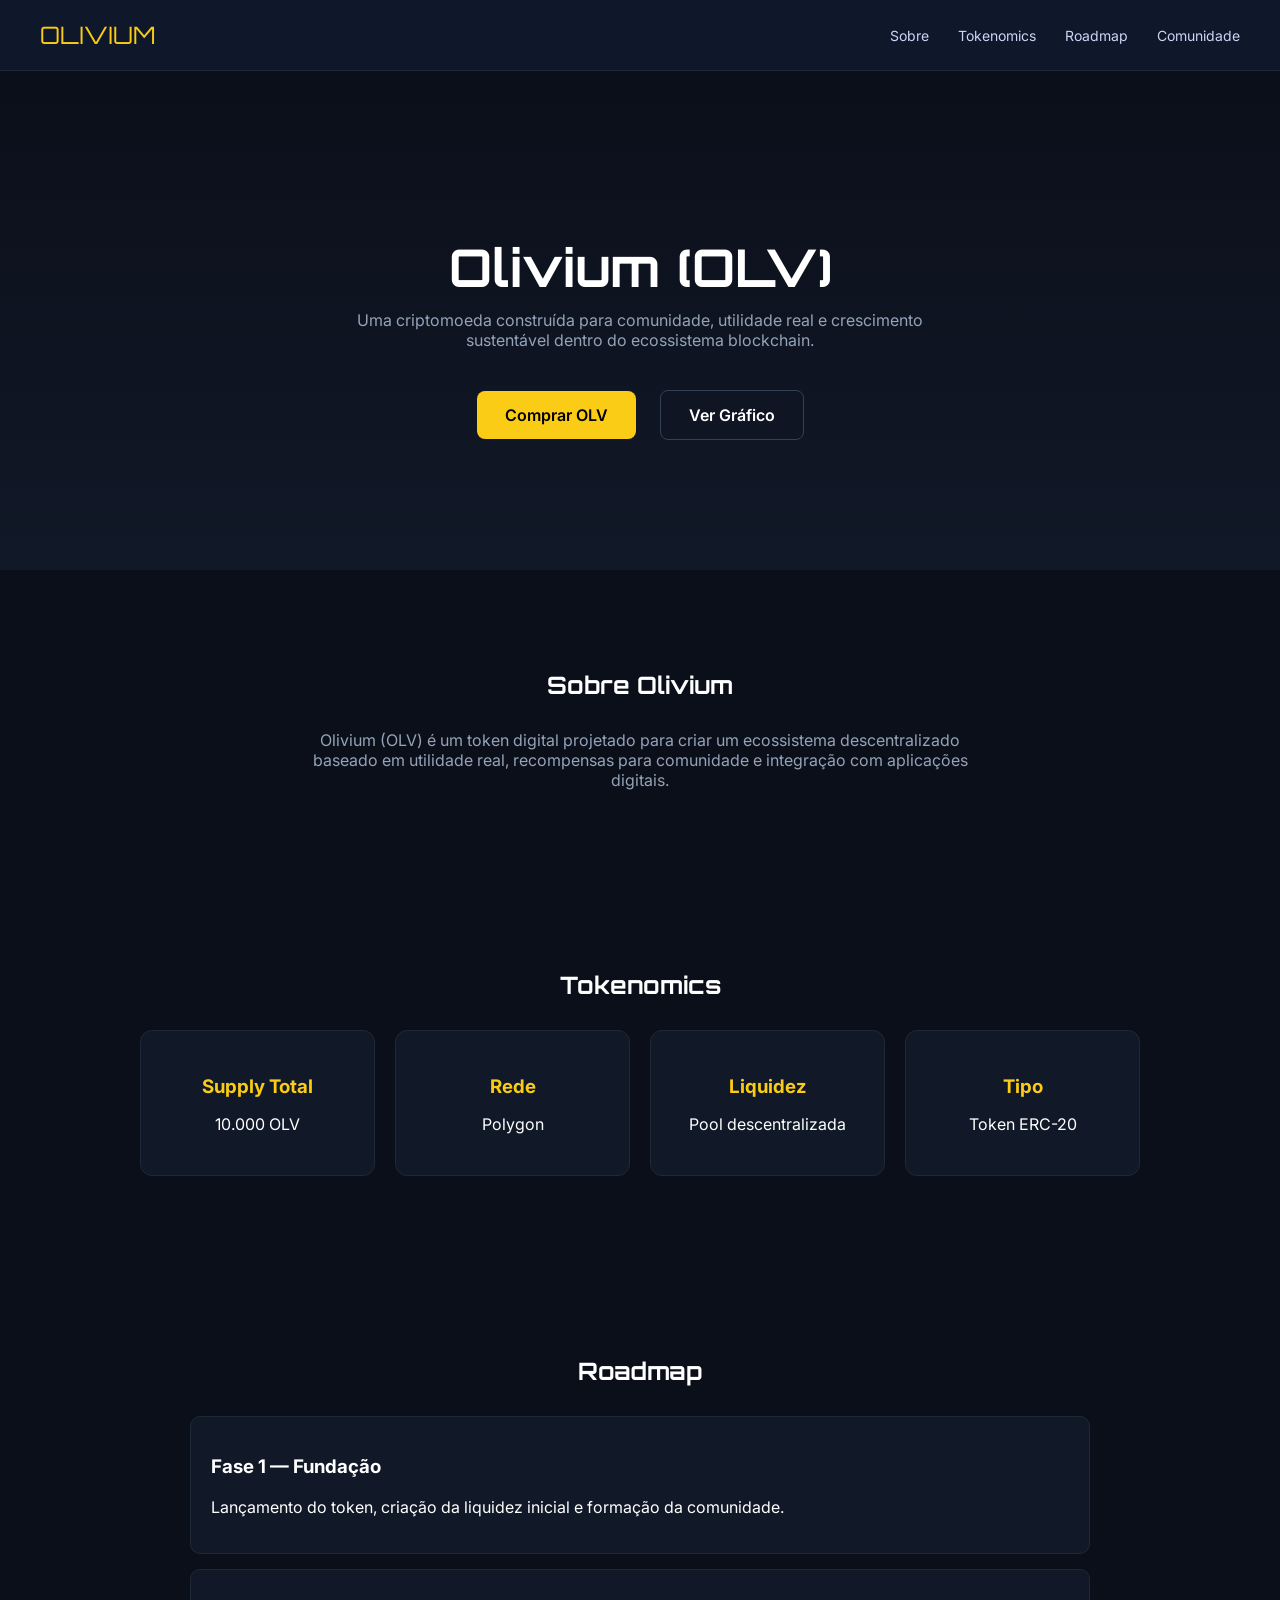
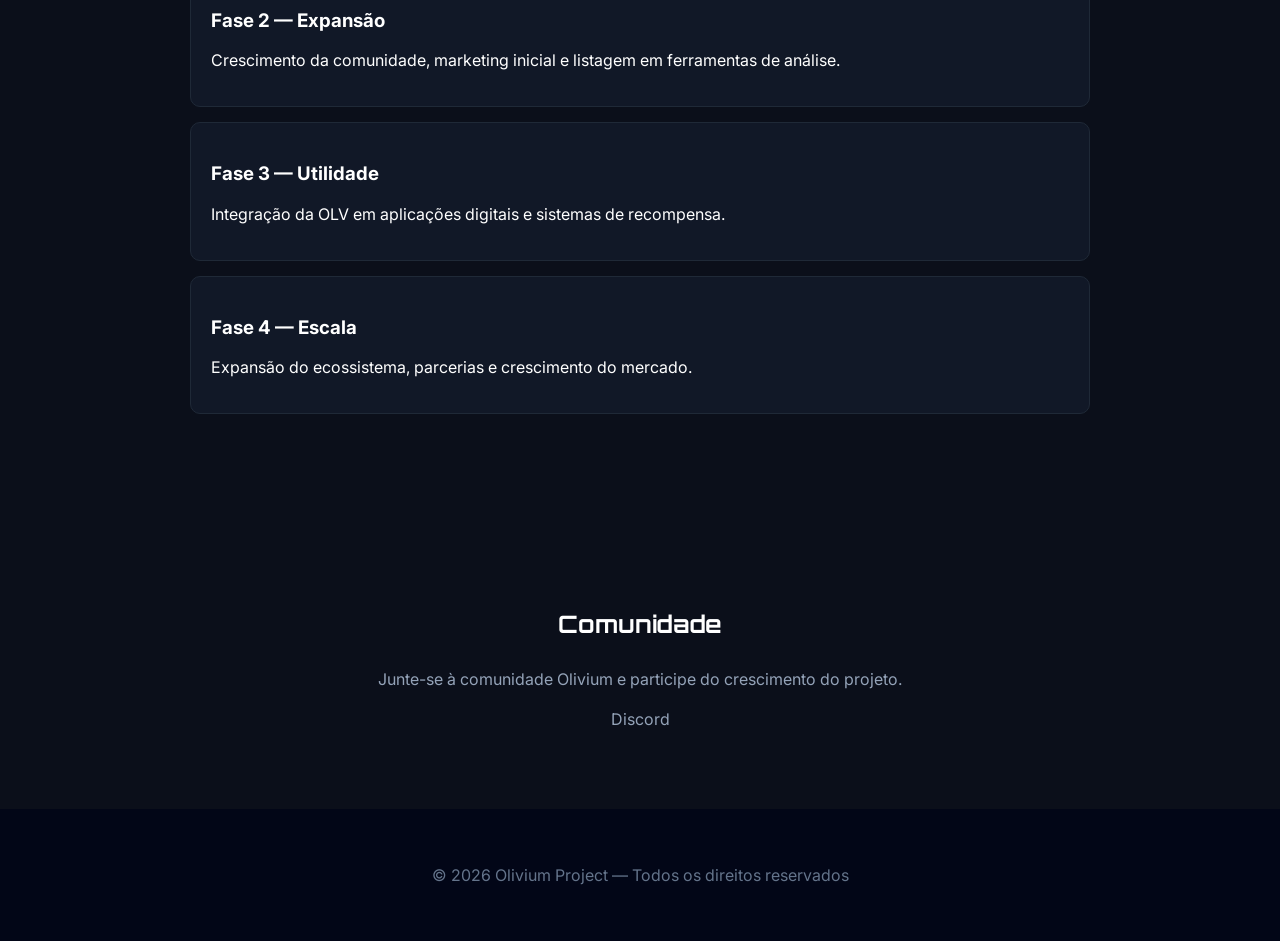
<file: index.html>
<!DOCTYPE html><html lang="pt-BR">
<head>
<meta charset="UTF-8" />
<meta name="viewport" content="width=device-width, initial-scale=1.0" />
<title>Olivium (OLV)</title>
<link href="https://fonts.googleapis.com/css2?family=Orbitron:wght@400;600&family=Inter:wght@300;400;600&display=swap" rel="stylesheet">
<style>
*{box-sizing:border-box}
body{margin:0;font-family:Inter,Arial;background:#0b0f1a;color:white}
header{display:flex;justify-content:space-between;align-items:center;padding:20px 40px;background:#0f172a;border-bottom:1px solid #1e293b}
.logo{font-family:Orbitron;font-size:24px;color:#facc15}
nav a{margin-left:25px;color:#cbd5f5;text-decoration:none;font-size:14px}
nav a:hover{color:white}
.hero{padding:120px 20px;text-align:center;background:linear-gradient(180deg,#0b0f1a,#111827)}
.hero h1{font-family:Orbitron;font-size:52px;margin-bottom:10px}
.hero p{color:#94a3b8;max-width:600px;margin:auto}
.buttons{margin-top:30px}
.btn{display:inline-block;margin:10px;padding:14px 28px;border-radius:8px;text-decoration:none;font-weight:600}
.buy{background:#facc15;color:black}
.chart{border:1px solid #334155;color:white}
.section{padding:80px 20px;text-align:center}
.section h2{font-family:Orbitron;margin-bottom:30px}
.cards{display:grid;grid-template-columns:repeat(auto-fit,minmax(220px,1fr));gap:20px;max-width:1000px;margin:auto}
.card{background:#111827;padding:25px;border-radius:12px;border:1px solid #1f2937}
.card h3{color:#facc15;margin-bottom:10px}
.road{max-width:900px;margin:auto;text-align:left}
.step{background:#111827;margin:15px 0;padding:20px;border-radius:10px;border:1px solid #1f2937}
footer{padding:40px;text-align:center;background:#020617;color:#64748b}
.socials a{margin:0 10px;color:#94a3b8;text-decoration:none}
</style>
</head>
<body>

<header>
<div class="logo">OLIVIUM</div>
<nav>
<a href="#sobre">Sobre</a>
<a href="#tokenomics">Tokenomics</a>
<a href="#roadmap">Roadmap</a>
<a href="#community">Comunidade</a>
</nav>
</header>

<section class="hero">
<h1>Olivium (OLV)</h1>
<p>Uma criptomoeda construída para comunidade, utilidade real e crescimento sustentável dentro do ecossistema blockchain.</p>

<div class="buttons">
<a class="btn buy" href="https://quickswap.exchange/#/swap?outputCurrency=0xD08D000f1AC5d77274dDE5cC146664793f990733" target="_blank">Comprar OLV</a>

<a class="btn chart" href="https://dexscreener.com/polygon/0x22e2a419738b5ad001f01bea4e227f647ede0cbf" target="_blank">Ver Gráfico</a>
</div>

</section>

<section id="sobre" class="section">
<h2>Sobre Olivium</h2>
<p style="max-width:700px;margin:auto;color:#94a3b8">
Olivium (OLV) é um token digital projetado para criar um ecossistema descentralizado baseado em utilidade real, recompensas para comunidade e integração com aplicações digitais.
</p>
</section>

<section id="tokenomics" class="section">
<h2>Tokenomics</h2>
<div class="cards">

<div class="card">
<h3>Supply Total</h3>
<p>10.000 OLV</p>
</div>

<div class="card">
<h3>Rede</h3>
<p>Polygon</p>
</div>

<div class="card">
<h3>Liquidez</h3>
<p>Pool descentralizada</p>
</div>

<div class="card">
<h3>Tipo</h3>
<p>Token ERC-20</p>
</div>

</div>
</section>

<section id="roadmap" class="section">
<h2>Roadmap</h2>

<div class="road">

<div class="step">
<h3>Fase 1 — Fundação</h3>
<p>Lançamento do token, criação da liquidez inicial e formação da comunidade.</p>
</div>

<div class="step">
<h3>Fase 2 — Expansão</h3>
<p>Crescimento da comunidade, marketing inicial e listagem em ferramentas de análise.</p>
</div>

<div class="step">
<h3>Fase 3 — Utilidade</h3>
<p>Integração da OLV em aplicações digitais e sistemas de recompensa.</p>
</div>

<div class="step">
<h3>Fase 4 — Escala</h3>
<p>Expansão do ecossistema, parcerias e crescimento do mercado.</p>
</div>

</div>
</section>

<section id="community" class="section">
<h2>Comunidade</h2>
<p style="color:#94a3b8">Junte-se à comunidade Olivium e participe do crescimento do projeto.</p>

<div class="socials" style="margin-top:20px">
<a href="https://discord.gg/MpV6SBCkdA" target="_blank">Discord</a>
</div>

</section>

<footer>
<p>© 2026 Olivium Project — Todos os direitos reservados</p>
</footer>

</body>
</html>
</file>
